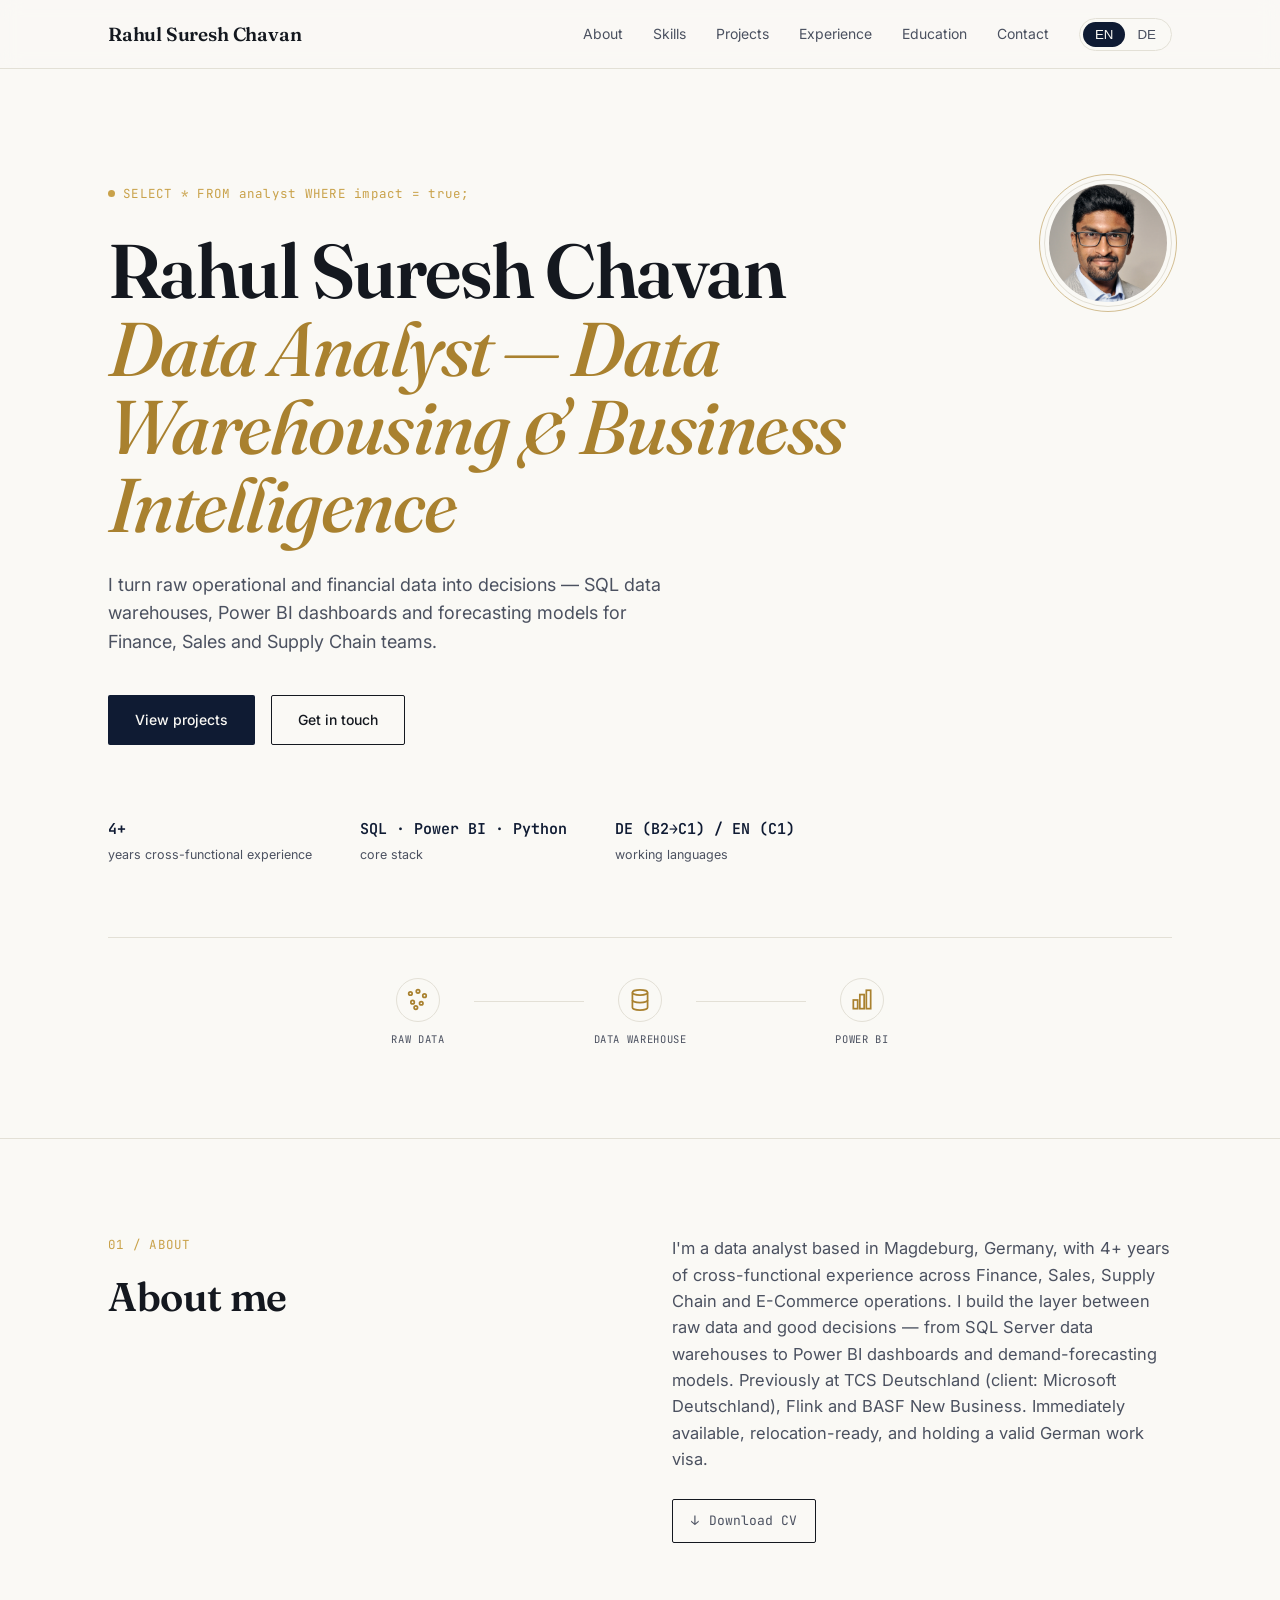
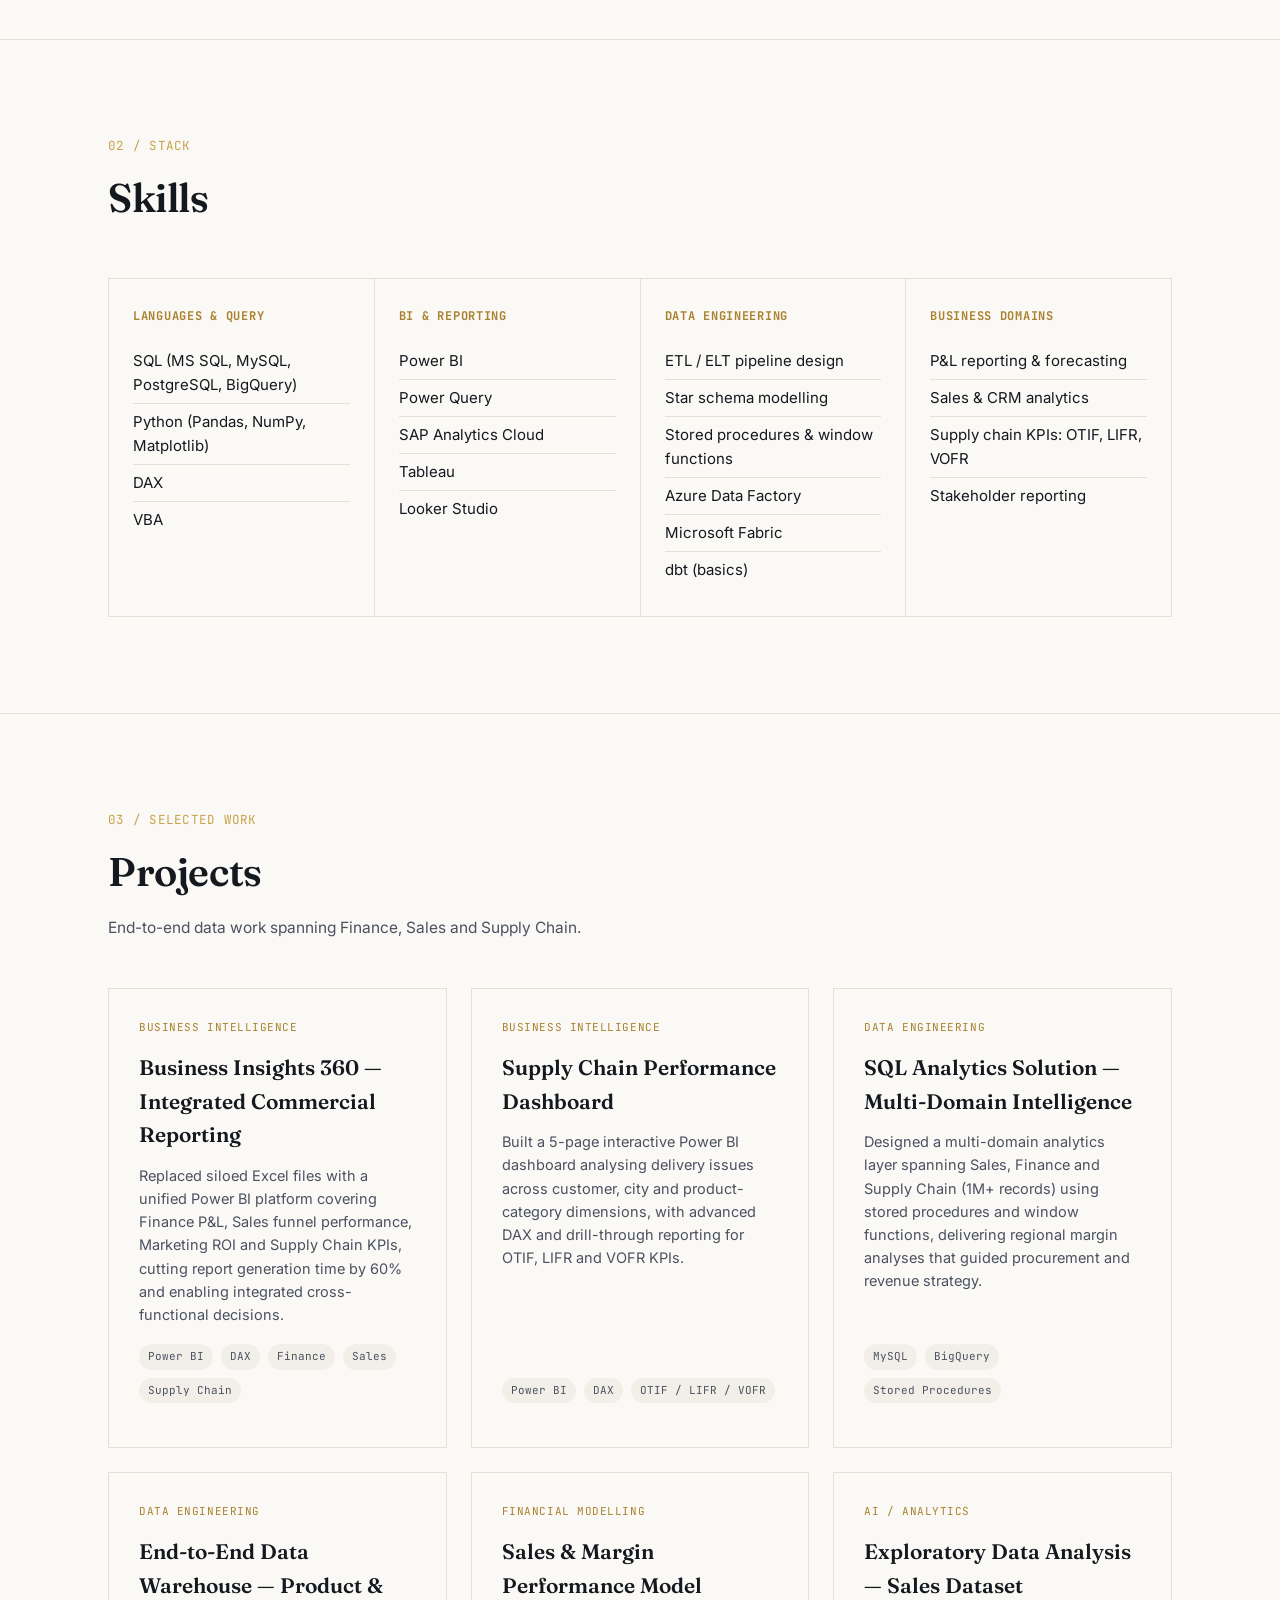
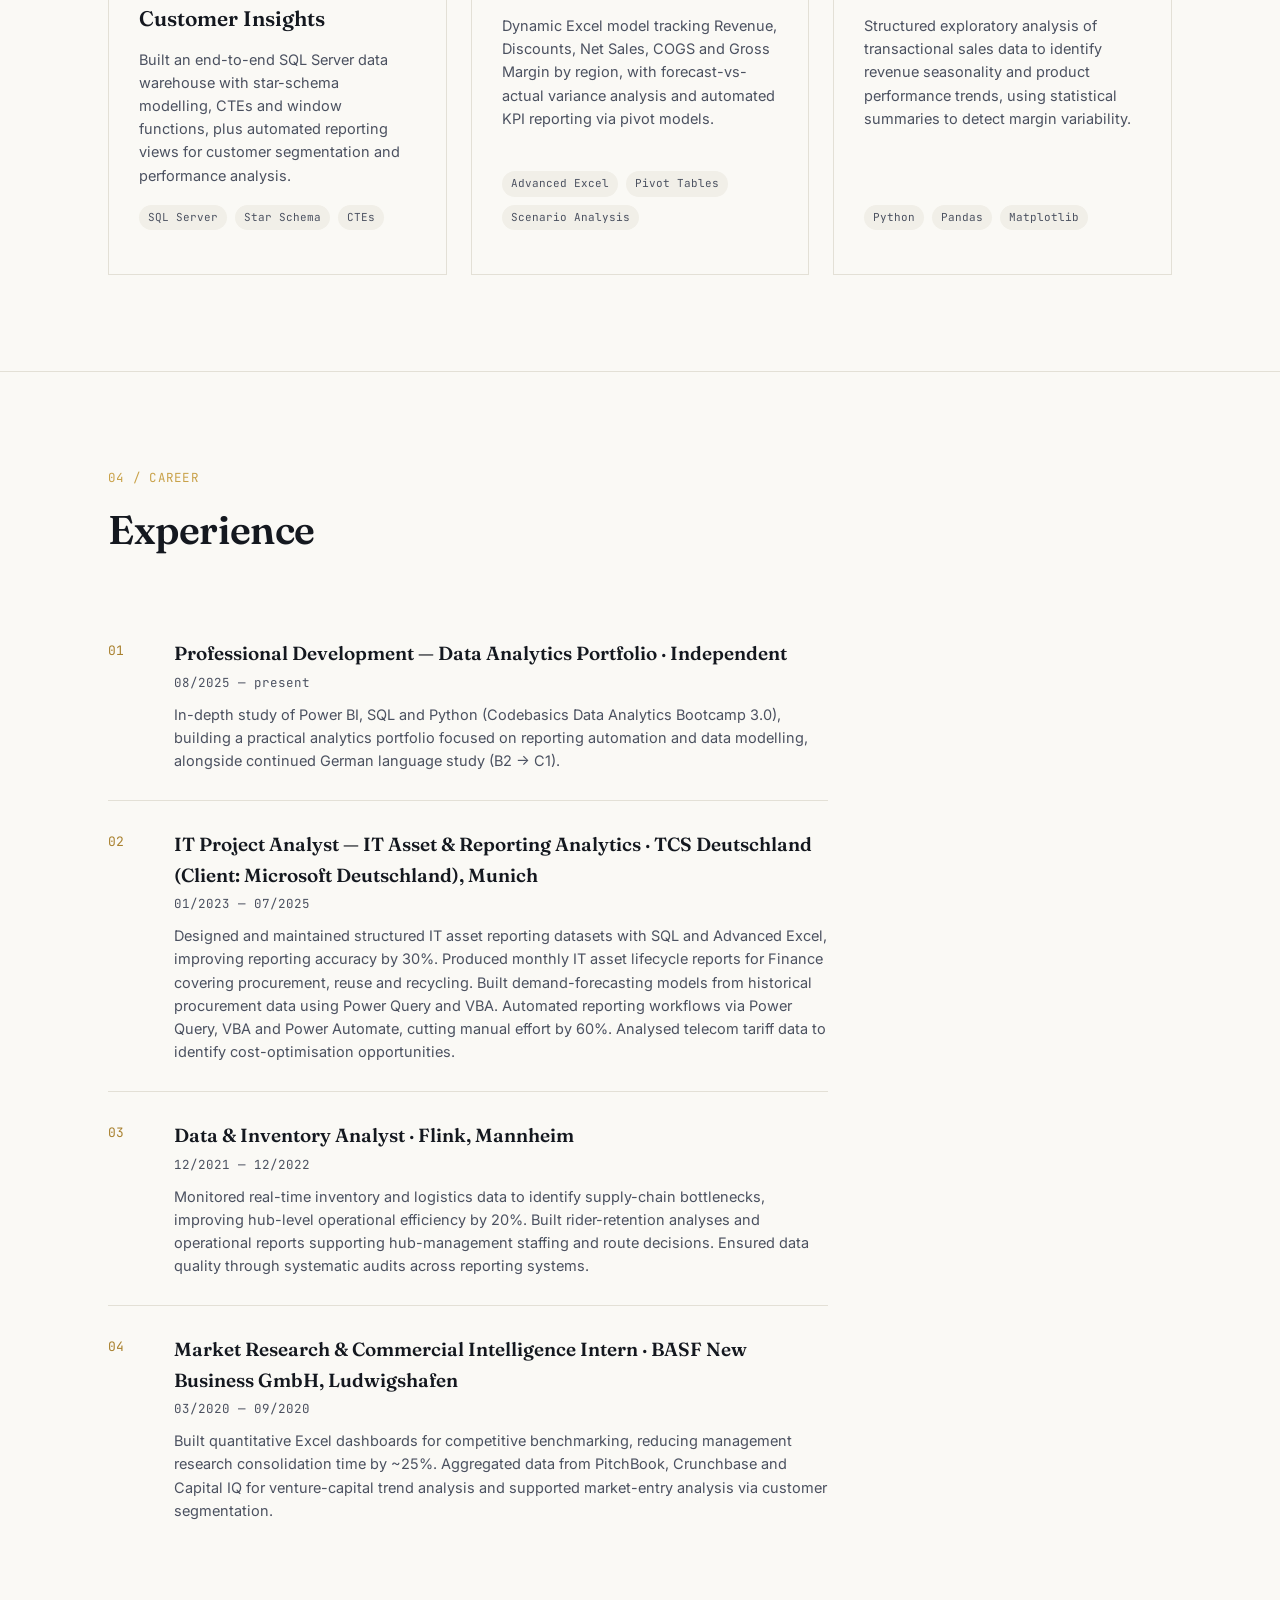
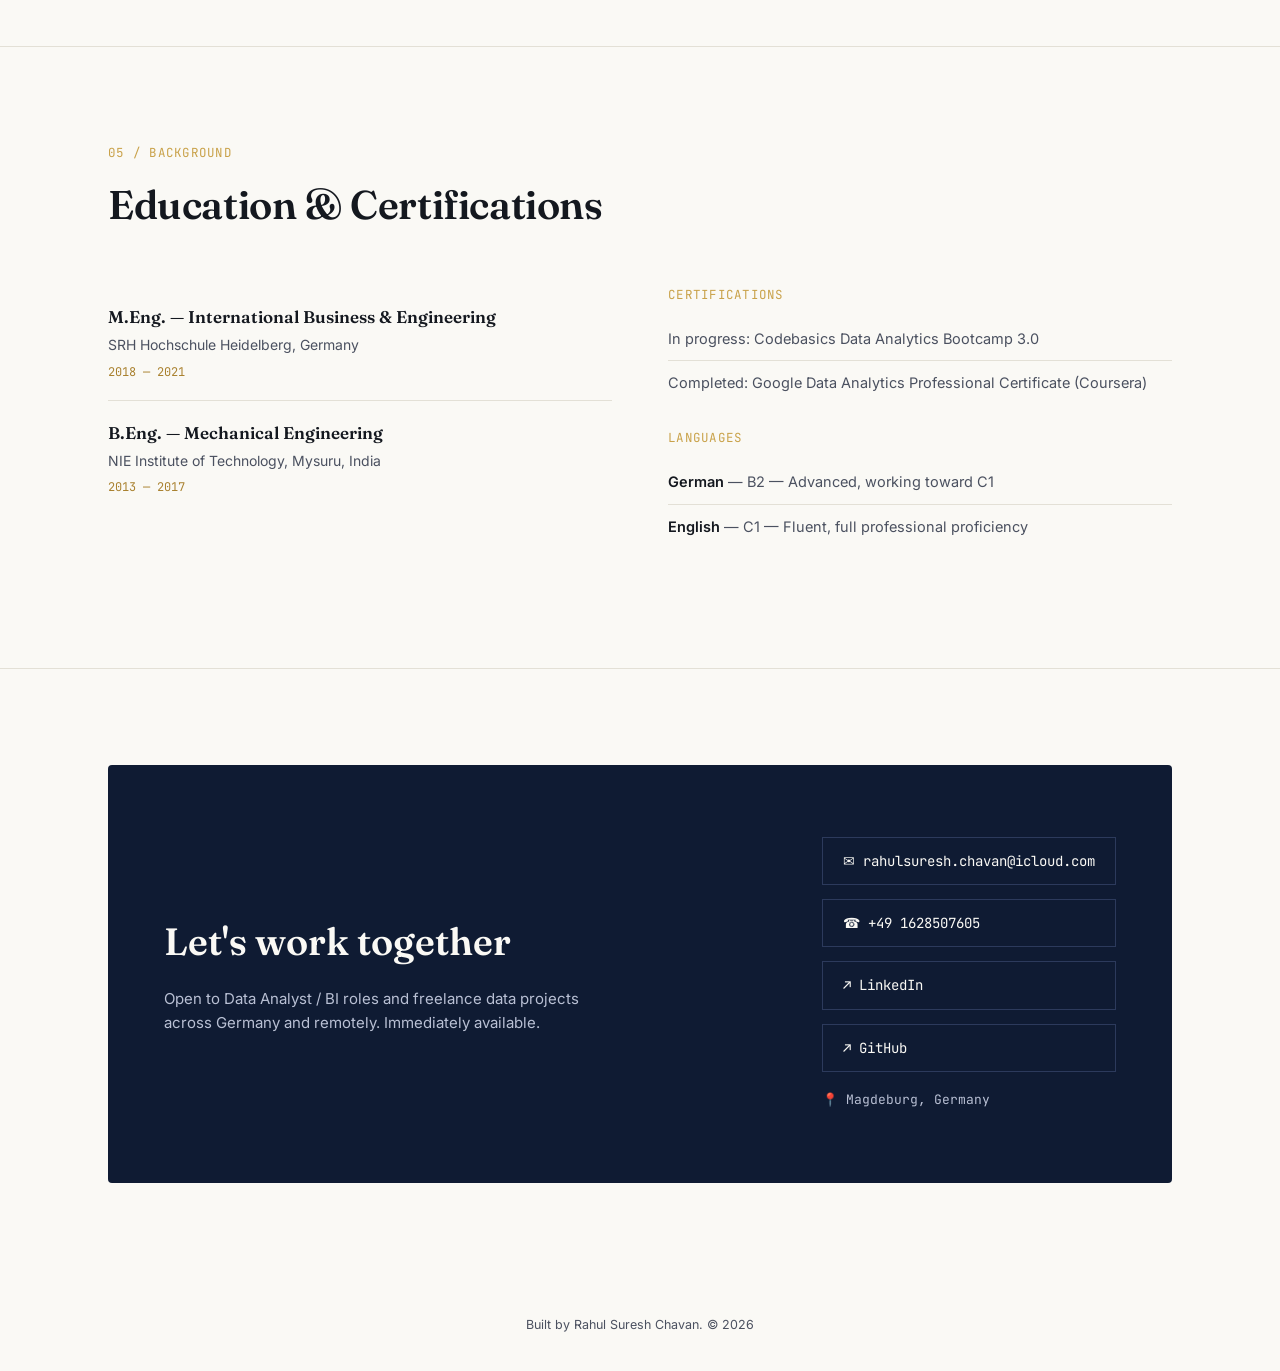
<file: index.html>
<!DOCTYPE html>
<html lang="en">
<head>
<meta charset="UTF-8" />
<meta name="viewport" content="width=device-width, initial-scale=1.0" />
<title>Rahul — Senior Data Analyst</title>
<meta name="description" content="Data Analyst portfolio — SQL, Power BI, Python, dbt, BigQuery." />
<link rel="preconnect" href="https://fonts.googleapis.com">
<link rel="preconnect" href="https://fonts.gstatic.com" crossorigin>
<link href="https://fonts.googleapis.com/css2?family=Fraunces:ital,wght@0,500;0,600;1,500&family=Inter:wght@400;500;600&family=JetBrains+Mono:wght@400;500&display=swap" rel="stylesheet">
<link rel="stylesheet" href="css/style.css">
</head>
<body>

<header class="site-header">
  <div class="wrap header-inner">
    <div class="brand" id="brand-name">Rahul</div>
    <nav class="main-nav" id="main-nav">
      <a href="#about" data-i18n="nav.about">About</a>
      <a href="#skills" data-i18n="nav.skills">Skills</a>
      <a href="#projects" data-i18n="nav.projects">Projects</a>
      <a href="#experience" data-i18n="nav.experience">Experience</a>
      <a href="#education" data-i18n="nav.education">Education</a>
      <a href="#contact" data-i18n="nav.contact">Contact</a>
      <div class="lang-toggle" role="group" aria-label="Language">
        <button data-lang="en" class="active">EN</button>
        <button data-lang="de">DE</button>
      </div>
    </nav>
    <button class="nav-toggle-mobile" id="nav-toggle" aria-label="Toggle menu"><span></span><span></span><span></span></button>
  </div>
</header>

<section class="hero">
  <div class="wrap">
    <div class="hero-inner">
      <div class="hero-copy">
        <div class="hero-eyebrow eyebrow" data-i18n="hero.eyebrow">SELECT * FROM analyst WHERE impact = true;</div>
        <h1>
          <span id="hero-name">Rahul</span>
          <span class="role" id="hero-role">Senior Data Analyst</span>
        </h1>
        <p class="hero-subtitle" data-i18n="hero.subtitle"></p>
        <div class="hero-cta">
          <a href="#projects" class="btn btn-primary" data-i18n="hero.cta_primary"></a>
          <a href="#contact" class="btn btn-secondary" data-i18n="hero.cta_secondary"></a>
        </div>
      </div>
      <div class="hero-photo-wrap" id="hero-photo-wrap">
        <img id="hero-photo" src="" alt="" class="hero-photo" />
      </div>
    </div>
    <div class="hero-stats" id="hero-stats"></div>

    <div class="pipeline-strip reveal" aria-hidden="true">
      <div class="pipe-node">
        <div class="pipe-icon">
          <svg viewBox="0 0 24 24" width="26" height="26" fill="none" stroke="currentColor" stroke-width="1.6"><circle cx="5" cy="6" r="1.6"/><circle cx="12" cy="4" r="1.6"/><circle cx="18" cy="8" r="1.6"/><circle cx="7" cy="14" r="1.6"/><circle cx="15" cy="15" r="1.6"/><circle cx="10" cy="19" r="1.6"/></svg>
        </div>
        <span id="pipe-label-raw">Raw Data</span>
      </div>
      <div class="pipe-line"><span class="dot d1"></span><span class="dot d2"></span><span class="dot d3"></span></div>
      <div class="pipe-node">
        <div class="pipe-icon">
          <svg viewBox="0 0 24 24" width="26" height="26" fill="none" stroke="currentColor" stroke-width="1.6"><ellipse cx="12" cy="5" rx="7" ry="2.4"/><path d="M5 5v14c0 1.3 3.1 2.4 7 2.4s7-1.1 7-2.4V5"/><path d="M5 12c0 1.3 3.1 2.4 7 2.4s7-1.1 7-2.4"/></svg>
        </div>
        <span id="pipe-label-dwh">Data Warehouse</span>
      </div>
      <div class="pipe-line"><span class="dot d1"></span><span class="dot d2"></span><span class="dot d3"></span></div>
      <div class="pipe-node">
        <div class="pipe-icon">
          <svg viewBox="0 0 24 24" width="26" height="26" fill="none" stroke="currentColor" stroke-width="1.6"><rect x="4" y="12" width="4" height="8"/><rect x="10" y="7" width="4" height="13"/><rect x="16" y="3" width="4" height="17"/></svg>
        </div>
        <span id="pipe-label-bi">Power BI</span>
      </div>
    </div>
  </div>
</section>

<section id="about">
  <div class="wrap">
    <div class="about-grid">
      <div class="section-head reveal">
        <span class="eyebrow">01 / ABOUT</span>
        <h2 data-i18n="about.heading"></h2>
      </div>
      <div class="about-body reveal">
        <p id="about-body"></p>
        <a href="#" class="about-cv" id="about-cv" target="_blank" rel="noopener">↓ <span data-i18n="about.resume_label"></span></a>
      </div>
    </div>
  </div>
</section>

<section id="skills">
  <div class="wrap">
    <div class="section-head reveal">
      <span class="eyebrow">02 / STACK</span>
      <h2 data-i18n="skills.heading"></h2>
    </div>
    <div class="skills-grid reveal" id="skills-grid"></div>
  </div>
</section>

<section id="projects">
  <div class="wrap">
    <div class="section-head reveal">
      <span class="eyebrow">03 / SELECTED WORK</span>
      <h2 data-i18n="projects.heading"></h2>
      <p class="section-sub" data-i18n="projects.subheading"></p>
    </div>
    <div class="project-grid reveal" id="project-grid"></div>
  </div>
</section>

<section id="experience">
  <div class="wrap">
    <div class="section-head reveal">
      <span class="eyebrow">04 / CAREER</span>
      <h2 data-i18n="experience.heading"></h2>
    </div>
    <div class="timeline reveal" id="timeline"></div>
  </div>
</section>

<section id="education">
  <div class="wrap">
    <div class="section-head reveal">
      <span class="eyebrow">05 / BACKGROUND</span>
      <h2 data-i18n="education.heading"></h2>
    </div>
    <div class="education-grid reveal">
      <div>
        <div id="degree-list" class="degree-list"></div>
      </div>
      <div>
        <div id="cert-list" class="cert-list"></div>
        <div id="lang-list" class="lang-list"></div>
      </div>
    </div>
  </div>
</section>

<section id="contact" class="contact-section">
  <div class="wrap">
    <div class="contact-inner reveal">
      <div>
        <h2 id="contact-heading"></h2>
        <p id="contact-body"></p>
      </div>
      <div class="contact-links" id="contact-links"></div>
    </div>
  </div>
</section>

<footer>
  <div class="wrap" id="footer-text"></div>
</footer>

<script src="js/script.js"></script>
</body>
</html>
</file>
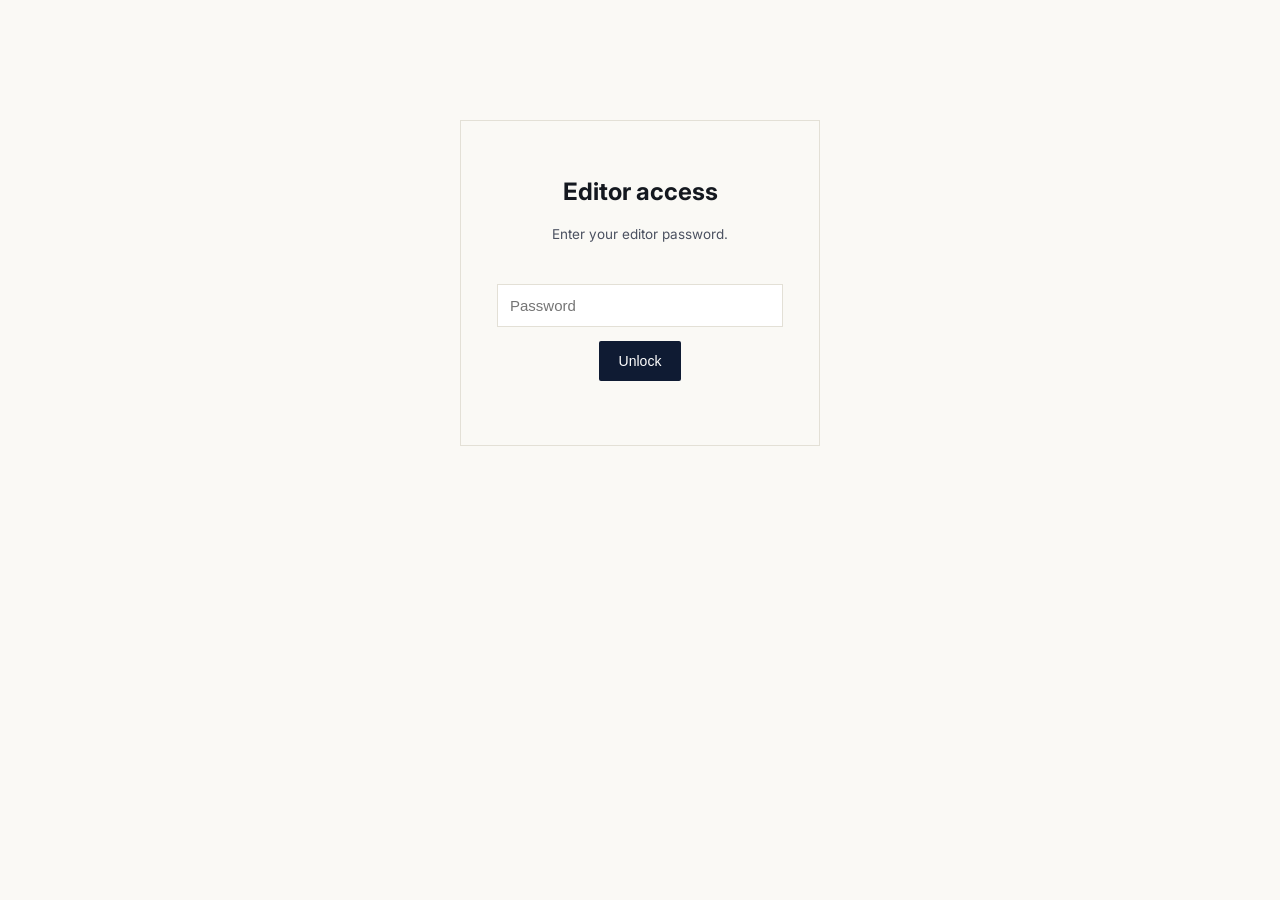
<file: admin.html>
<!DOCTYPE html>
<html lang="en">
<head>
<meta charset="UTF-8" />
<meta name="viewport" content="width=device-width, initial-scale=1.0" />
<meta name="robots" content="noindex, nofollow" />
<title>Site Editor (private)</title>
<link href="https://fonts.googleapis.com/css2?family=Inter:wght@400;500;600&family=JetBrains+Mono:wght@400;500&display=swap" rel="stylesheet">
<style>
  :root{--navy:#0F1B33;--gold:#A9812F;--line:#E3E0D6;--ink:#14181F;--soft:#4B5160;--paper:#FAF9F5;}
  *{box-sizing:border-box;}
  body{font-family:"Inter",sans-serif;background:var(--paper);color:var(--ink);margin:0;padding:0;}
  #lock{max-width:360px;margin:120px auto;text-align:center;padding:36px;border:1px solid var(--line);}
  #lock input{width:100%;padding:12px;font-size:15px;border:1px solid var(--line);margin:14px 0;}
  #lock button, .btn{background:var(--navy);color:#fff;border:none;padding:12px 20px;font-size:14px;cursor:pointer;border-radius:2px;}
  #app{display:none;max-width:920px;margin:0 auto;padding:40px 24px 120px;}
  h1{font-size:22px;margin-bottom:4px;}
  .note{color:var(--soft);font-size:13.5px;margin-bottom:28px;}
  .tabs{display:flex;gap:8px;margin-bottom:28px;position:sticky;top:0;background:var(--paper);padding:12px 0;z-index:10;border-bottom:1px solid var(--line);}
  .tabs button{padding:8px 16px;border:1px solid var(--line);background:#fff;cursor:pointer;font-family:"JetBrains Mono",monospace;font-size:12.5px;}
  .tabs button.active{background:var(--navy);color:#fff;}
  fieldset{border:1px solid var(--line);margin-bottom:24px;padding:20px;}
  legend{font-family:"JetBrains Mono",monospace;font-size:12px;text-transform:uppercase;color:var(--gold);padding:0 8px;}
  label{display:block;font-size:12.5px;color:var(--soft);margin:14px 0 5px;}
  input[type=text], textarea{width:100%;padding:10px;border:1px solid var(--line);font-family:inherit;font-size:14px;}
  textarea{min-height:70px;resize:vertical;}
  .row{display:grid;grid-template-columns:1fr 1fr;gap:16px;}
  .card{border:1px dashed var(--line);padding:16px;margin-bottom:14px;position:relative;}
  .card button.remove{position:absolute;top:10px;right:10px;background:#c0392b;color:#fff;border:none;padding:4px 10px;font-size:11px;cursor:pointer;}
  .add-btn{background:#fff;border:1px solid var(--navy);color:var(--navy);padding:8px 14px;font-size:13px;cursor:pointer;margin-top:8px;}
  .bar{position:fixed;bottom:0;left:0;right:0;background:var(--navy);padding:14px 24px;display:flex;justify-content:center;gap:14px;z-index:20;}
  .bar button{padding:12px 24px;font-size:14px;border:none;cursor:pointer;font-family:"JetBrains Mono",monospace;}
  .bar .save{background:var(--gold);color:var(--navy);font-weight:600;}
  .bar .load{background:transparent;color:#fff;border:1px solid #445;}
  #fileInput{display:none;}
  .lang-panel{display:none;}
  .lang-panel.active{display:block;}
  .hint{background:#FFF6E5;border:1px solid #EAD5A0;padding:10px 14px;font-size:13px;margin-bottom:20px;}
</style>
</head>
<body>

<div id="lock">
  <h2>Editor access</h2>
  <p class="note">Enter your editor password.</p>
  <input type="password" id="pw" placeholder="Password" />
  <br/>
  <button onclick="tryUnlock()">Unlock</button>
  <p class="note" id="lock-err" style="color:#c0392b;"></p>
</div>

<div id="app">
  <h1>Site content editor</h1>
  <p class="note">Edit your content below, then click "Download content.json" and replace the old file in your website folder / GitHub repo. Visitors never see this page unless they know the link — do not put it in your site's menu.</p>
  <div class="hint">Nothing here saves automatically to your live site. You must download the file and upload it to where your site is hosted (see the launch guide Claude gave you).</div>

  <div class="tabs">
    <button data-tab="en" class="active" onclick="switchLang('en')">EN content</button>
    <button data-tab="de" onclick="switchLang('de')">DE content</button>
  </div>

  <div id="editor-root"></div>
</div>

<input type="file" id="fileInput" accept="application/json" />
<div class="bar" style="display:none" id="bar">
  <button class="load" onclick="document.getElementById('fileInput').click()">Load a content.json</button>
  <button class="save" onclick="downloadJSON()">⬇ Download content.json</button>
</div>

<script src="js/admin.js"></script>
</body>
</html>
</file>
<file: css/style.css>
/* ===== Design tokens ===== */
:root {
  --paper: #FAF9F5;
  --paper-dim: #F1EFE8;
  --ink: #14181F;
  --ink-soft: #4B5160;
  --navy: #0F1B33;
  --navy-soft: #1B2A4A;
  --gold: #A9812F;
  --gold-bright: #C9A24A;
  --line: #E3E0D6;
  --line-dark: #2C3A5C;
  --radius: 2px;
  --serif: "Fraunces", Georgia, serif;
  --sans: "Inter", -apple-system, BlinkMacSystemFont, "Segoe UI", sans-serif;
  --mono: "JetBrains Mono", "SFMono-Regular", Menlo, monospace;
  --max-w: 1120px;
  --transition: 220ms cubic-bezier(.4,0,.2,1);
}

* { margin: 0; padding: 0; box-sizing: border-box; }

html { scroll-behavior: smooth; }
@media (prefers-reduced-motion: reduce) {
  html { scroll-behavior: auto; }
  *, *::before, *::after { animation-duration: 0.001ms !important; transition-duration: 0.001ms !important; }
}

body {
  background: var(--paper);
  color: var(--ink);
  font-family: var(--sans);
  line-height: 1.6;
  -webkit-font-smoothing: antialiased;
}

a { color: inherit; text-decoration: none; }
img { max-width: 100%; display: block; }
ul { list-style: none; }

.wrap {
  max-width: var(--max-w);
  margin: 0 auto;
  padding: 0 28px;
}

.eyebrow {
  font-family: var(--mono);
  font-size: 12.5px;
  letter-spacing: 0.02em;
  color: var(--gold-bright);
}

/* ===== Header ===== */
header.site-header {
  position: sticky;
  top: 0;
  z-index: 50;
  background: rgba(250, 249, 245, 0.86);
  backdrop-filter: blur(10px);
  border-bottom: 1px solid var(--line);
}

.header-inner {
  display: flex;
  align-items: center;
  justify-content: space-between;
  height: 68px;
}

.brand {
  font-family: var(--serif);
  font-weight: 600;
  font-size: 19px;
  letter-spacing: -0.01em;
}

nav.main-nav {
  display: flex;
  align-items: center;
  gap: 30px;
}

nav.main-nav a {
  font-size: 14px;
  color: var(--ink-soft);
  transition: color var(--transition);
  position: relative;
}
nav.main-nav a:hover { color: var(--ink); }
nav.main-nav a:focus-visible, a:focus-visible, button:focus-visible {
  outline: 2px solid var(--gold);
  outline-offset: 3px;
}

.lang-toggle {
  display: inline-flex;
  border: 1px solid var(--line);
  border-radius: 100px;
  padding: 3px;
  font-family: var(--mono);
  font-size: 12px;
  background: var(--paper);
}
.lang-toggle button {
  border: none;
  background: transparent;
  padding: 5px 12px;
  border-radius: 100px;
  cursor: pointer;
  color: var(--ink-soft);
  transition: all var(--transition);
}
.lang-toggle button.active {
  background: var(--navy);
  color: var(--paper);
}

.nav-toggle-mobile {
  display: none;
  background: none;
  border: none;
  cursor: pointer;
  padding: 8px;
}
.nav-toggle-mobile span {
  display: block;
  width: 22px;
  height: 1.5px;
  background: var(--ink);
  margin: 5px 0;
  transition: var(--transition);
}

/* ===== Hero ===== */
.hero {
  padding: 110px 0 90px;
  border-bottom: 1px solid var(--line);
}
.hero-inner {
  display: flex;
  justify-content: space-between;
  align-items: flex-start;
  gap: 40px;
}
.hero-copy { flex: 1; min-width: 0; }

.hero-photo-wrap {
  flex-shrink: 0;
  width: 128px;
  height: 128px;
  border-radius: 50%;
  padding: 4px;
  border: 1px solid var(--line);
  position: relative;
}
.hero-photo-wrap::before {
  content: "";
  position: absolute;
  inset: -6px;
  border-radius: 50%;
  border: 1px solid var(--gold);
  opacity: 0.5;
}
.hero-photo {
  width: 100%;
  height: 100%;
  border-radius: 50%;
  object-fit: cover;
  display: block;
  background: var(--paper-dim);
}
.hero-photo-wrap.empty { display: none; }

.hero-eyebrow {
  display: inline-flex;
  align-items: center;
  gap: 8px;
  margin-bottom: 28px;
}
.hero-eyebrow::before {
  content: "";
  width: 7px;
  height: 7px;
  background: var(--gold-bright);
  border-radius: 50%;
  animation: pulse 2s infinite;
}
@keyframes pulse {
  0%, 100% { opacity: 1; }
  50% { opacity: 0.35; }
}

.hero h1 {
  font-family: var(--serif);
  font-weight: 600;
  font-size: clamp(42px, 7vw, 76px);
  line-height: 1.03;
  letter-spacing: -0.02em;
  max-width: 850px;
}
.hero h1 .role {
  display: block;
  color: var(--gold);
  font-style: italic;
  font-weight: 500;
}

.hero-subtitle {
  margin-top: 26px;
  font-size: 18px;
  color: var(--ink-soft);
  max-width: 560px;
}

.hero-cta {
  display: flex;
  gap: 16px;
  margin-top: 38px;
  flex-wrap: wrap;
}

.btn {
  display: inline-block;
  padding: 13px 26px;
  font-size: 14px;
  font-weight: 500;
  border-radius: var(--radius);
  cursor: pointer;
  transition: all var(--transition);
  border: 1px solid transparent;
}
.btn-primary {
  background: var(--navy);
  color: var(--paper);
}
.btn-primary:hover { background: var(--navy-soft); transform: translateY(-1px); }
.btn-secondary {
  border-color: var(--ink);
  color: var(--ink);
}
.btn-secondary:hover { background: var(--ink); color: var(--paper); }

.hero-stats {
  display: flex;
  gap: 48px;
  margin-top: 72px;
  flex-wrap: wrap;
}
.stat-value {
  font-family: var(--mono);
  font-size: 15px;
  color: var(--navy);
  font-weight: 600;
}
.stat-label {
  font-size: 12.5px;
  color: var(--ink-soft);
  margin-top: 4px;
}

/* ===== Pipeline strip (signature element) ===== */
.pipeline-strip {
  display: flex;
  align-items: center;
  justify-content: center;
  gap: 6px;
  margin-top: 72px;
  padding-top: 40px;
  border-top: 1px solid var(--line);
  flex-wrap: wrap;
}
.pipe-node {
  display: flex;
  flex-direction: column;
  align-items: center;
  gap: 9px;
  min-width: 96px;
}
.pipe-icon {
  width: 44px;
  height: 44px;
  border: 1px solid var(--line);
  border-radius: 50%;
  display: flex;
  align-items: center;
  justify-content: center;
  color: var(--gold);
  background: var(--paper);
}
.pipe-node span {
  font-family: var(--mono);
  font-size: 10.5px;
  letter-spacing: 0.06em;
  text-transform: uppercase;
  color: var(--ink-soft);
}
.pipe-line {
  position: relative;
  flex: 1;
  min-width: 56px;
  max-width: 110px;
  height: 1px;
  background: var(--line);
  margin: 0 2px;
  top: -12px;
}
.pipe-line .dot {
  position: absolute;
  top: -3px;
  left: -4px;
  width: 6px;
  height: 6px;
  border-radius: 50%;
  background: var(--gold-bright);
  opacity: 0;
  animation: flow 2.6s linear infinite;
}
.pipe-line .d1 { animation-delay: 0s; }
.pipe-line .d2 { animation-delay: 0.9s; }
.pipe-line .d3 { animation-delay: 1.8s; }
@keyframes flow {
  0% { left: -4px; opacity: 0; }
  10% { opacity: 1; }
  90% { opacity: 1; }
  100% { left: calc(100% - 2px); opacity: 0; }
}
@media (max-width: 640px) {
  .pipeline-strip { margin-top: 48px; padding-top: 28px; gap: 2px; }
  .pipe-line { min-width: 30px; }
}

/* ===== Section shared ===== */
section { padding: 96px 0; border-bottom: 1px solid var(--line); }
.section-head { margin-bottom: 48px; }
.section-head .eyebrow { display: block; margin-bottom: 10px; }
.section-head h2 {
  font-family: var(--serif);
  font-size: clamp(28px, 4vw, 40px);
  font-weight: 600;
  letter-spacing: -0.01em;
}
.section-sub {
  margin-top: 12px;
  color: var(--ink-soft);
  max-width: 560px;
  font-size: 15.5px;
}

.reveal {
  opacity: 0;
  transform: translateY(18px);
  transition: opacity 700ms ease, transform 700ms ease;
}
.reveal.in { opacity: 1; transform: translateY(0); }

/* ===== About ===== */
.about-grid {
  display: grid;
  grid-template-columns: 1fr 1fr;
  gap: 64px;
  align-items: start;
}
.about-body { font-size: 16.5px; color: var(--ink-soft); max-width: 520px; }
.about-body p { margin-bottom: 18px; }
.about-cv {
  display: inline-flex;
  align-items: center;
  gap: 10px;
  margin-top: 8px;
  font-family: var(--mono);
  font-size: 13px;
  padding: 11px 18px;
  border: 1px solid var(--ink);
  border-radius: var(--radius);
  transition: var(--transition);
}
.about-cv:hover { background: var(--ink); color: var(--paper); }

/* ===== Skills ===== */
.skills-grid {
  display: grid;
  grid-template-columns: repeat(4, 1fr);
  gap: 1px;
  background: var(--line);
  border: 1px solid var(--line);
}
.skill-card { background: var(--paper); padding: 28px 24px; }
.skill-card h3 {
  font-family: var(--mono);
  font-size: 12px;
  text-transform: uppercase;
  letter-spacing: 0.06em;
  color: var(--gold);
  margin-bottom: 16px;
}
.skill-card ul li {
  font-size: 15px;
  padding: 6px 0;
  border-top: 1px solid var(--line);
}
.skill-card ul li:first-child { border-top: none; }

/* ===== Projects ===== */
.project-grid {
  display: grid;
  grid-template-columns: repeat(auto-fit, minmax(320px, 1fr));
  gap: 24px;
}
.project-card {
  border: 1px solid var(--line);
  padding: 30px;
  background: var(--paper);
  transition: border-color var(--transition), transform var(--transition);
  display: flex;
  flex-direction: column;
  height: 100%;
}
.project-card:hover { border-color: var(--gold); transform: translateY(-3px); }
.project-tag {
  font-family: var(--mono);
  font-size: 11px;
  color: var(--gold);
  text-transform: uppercase;
  letter-spacing: 0.05em;
  margin-bottom: 14px;
}
.project-card h3 {
  font-family: var(--serif);
  font-size: 21px;
  font-weight: 600;
  margin-bottom: 12px;
}
.project-card p {
  color: var(--ink-soft);
  font-size: 14.5px;
  flex-grow: 1;
  margin-bottom: 18px;
}
.project-stack { display: flex; flex-wrap: wrap; gap: 8px; margin-bottom: 14px; }
.project-stack span {
  font-family: var(--mono);
  font-size: 11px;
  padding: 4px 9px;
  background: var(--paper-dim);
  border-radius: 100px;
  color: var(--ink-soft);
}
.project-link {
  font-size: 13.5px;
  font-weight: 500;
  color: var(--navy);
  border-bottom: 1px solid var(--gold);
  align-self: flex-start;
}

/* ===== Experience ===== */
.timeline { max-width: 720px; }
.timeline-item {
  display: grid;
  grid-template-columns: 46px 1fr;
  gap: 20px;
  padding: 28px 0;
  border-top: 1px solid var(--line);
}
.timeline-item:first-child { border-top: none; }
.timeline-num {
  font-family: var(--mono);
  color: var(--gold);
  font-size: 13px;
  padding-top: 3px;
}
.timeline-role { font-family: var(--serif); font-size: 19px; font-weight: 600; }
.timeline-meta { font-family: var(--mono); font-size: 12.5px; color: var(--ink-soft); margin: 4px 0 10px; }
.timeline-desc { color: var(--ink-soft); font-size: 14.5px; }

/* ===== Education ===== */
.education-grid {
  display: grid;
  grid-template-columns: 1fr 1fr;
  gap: 56px;
}
.degree-item {
  padding: 18px 0;
  border-top: 1px solid var(--line);
}
.degree-item:first-child { border-top: none; }
.degree-item .degree-title { font-family: var(--serif); font-size: 17px; font-weight: 600; }
.degree-item .degree-school { color: var(--ink-soft); font-size: 14px; margin-top: 4px; }
.degree-item .degree-period { font-family: var(--mono); font-size: 12px; color: var(--gold); margin-top: 6px; }

.cert-list, .lang-list { margin-bottom: 24px; }
.cert-list .eyebrow, .lang-list .eyebrow { display: block; margin-bottom: 12px; }
.cert-item, .lang-item {
  font-size: 14.5px;
  color: var(--ink-soft);
  padding: 10px 0;
  border-top: 1px solid var(--line);
}
.cert-item:first-of-type, .lang-item:first-of-type { border-top: none; }
.lang-item strong { color: var(--ink); font-weight: 600; }

/* ===== Contact ===== */
.contact-section { border-bottom: none; }
.contact-inner {
  background: var(--navy);
  color: var(--paper);
  padding: 72px 56px;
  border-radius: 4px;
  display: flex;
  justify-content: space-between;
  align-items: center;
  gap: 40px;
  flex-wrap: wrap;
}
.contact-inner h2 {
  font-family: var(--serif);
  font-size: clamp(26px, 4vw, 38px);
  font-weight: 600;
  max-width: 460px;
}
.contact-inner p { color: #B9C0D4; margin-top: 14px; max-width: 420px; font-size: 15px; }
.contact-links { display: flex; flex-direction: column; gap: 14px; }
.contact-links a {
  font-family: var(--mono);
  font-size: 14px;
  padding: 12px 20px;
  border: 1px solid var(--line-dark);
  transition: var(--transition);
}
.contact-links a:hover { background: var(--gold); border-color: var(--gold); color: var(--navy); }

/* ===== Footer ===== */
footer {
  padding: 36px 0;
  text-align: center;
  font-size: 12.5px;
  color: var(--ink-soft);
}

/* ===== Responsive ===== */
@media (max-width: 860px) {
  .about-grid { grid-template-columns: 1fr; gap: 40px; }
  .skills-grid { grid-template-columns: repeat(2, 1fr); }
  .education-grid { grid-template-columns: 1fr; gap: 32px; }
  .contact-inner { flex-direction: column; align-items: flex-start; }
}
@media (max-width: 640px) {
  .hero-inner { flex-direction: column-reverse; align-items: flex-start; gap: 24px; }
  .hero-photo-wrap { width: 88px; height: 88px; }
  nav.main-nav { position: fixed; top: 68px; left: 0; right: 0; background: var(--paper); flex-direction: column; align-items: flex-start; padding: 20px 28px; gap: 18px; border-bottom: 1px solid var(--line); transform: translateY(-130%); transition: transform var(--transition); }
  nav.main-nav.open { transform: translateY(0); }
  .nav-toggle-mobile { display: block; }
  .skills-grid { grid-template-columns: 1fr; }
  .hero { padding: 80px 0 60px; }
  .hero-stats { gap: 28px; }
  .contact-inner { padding: 44px 26px; }
}
</file>
